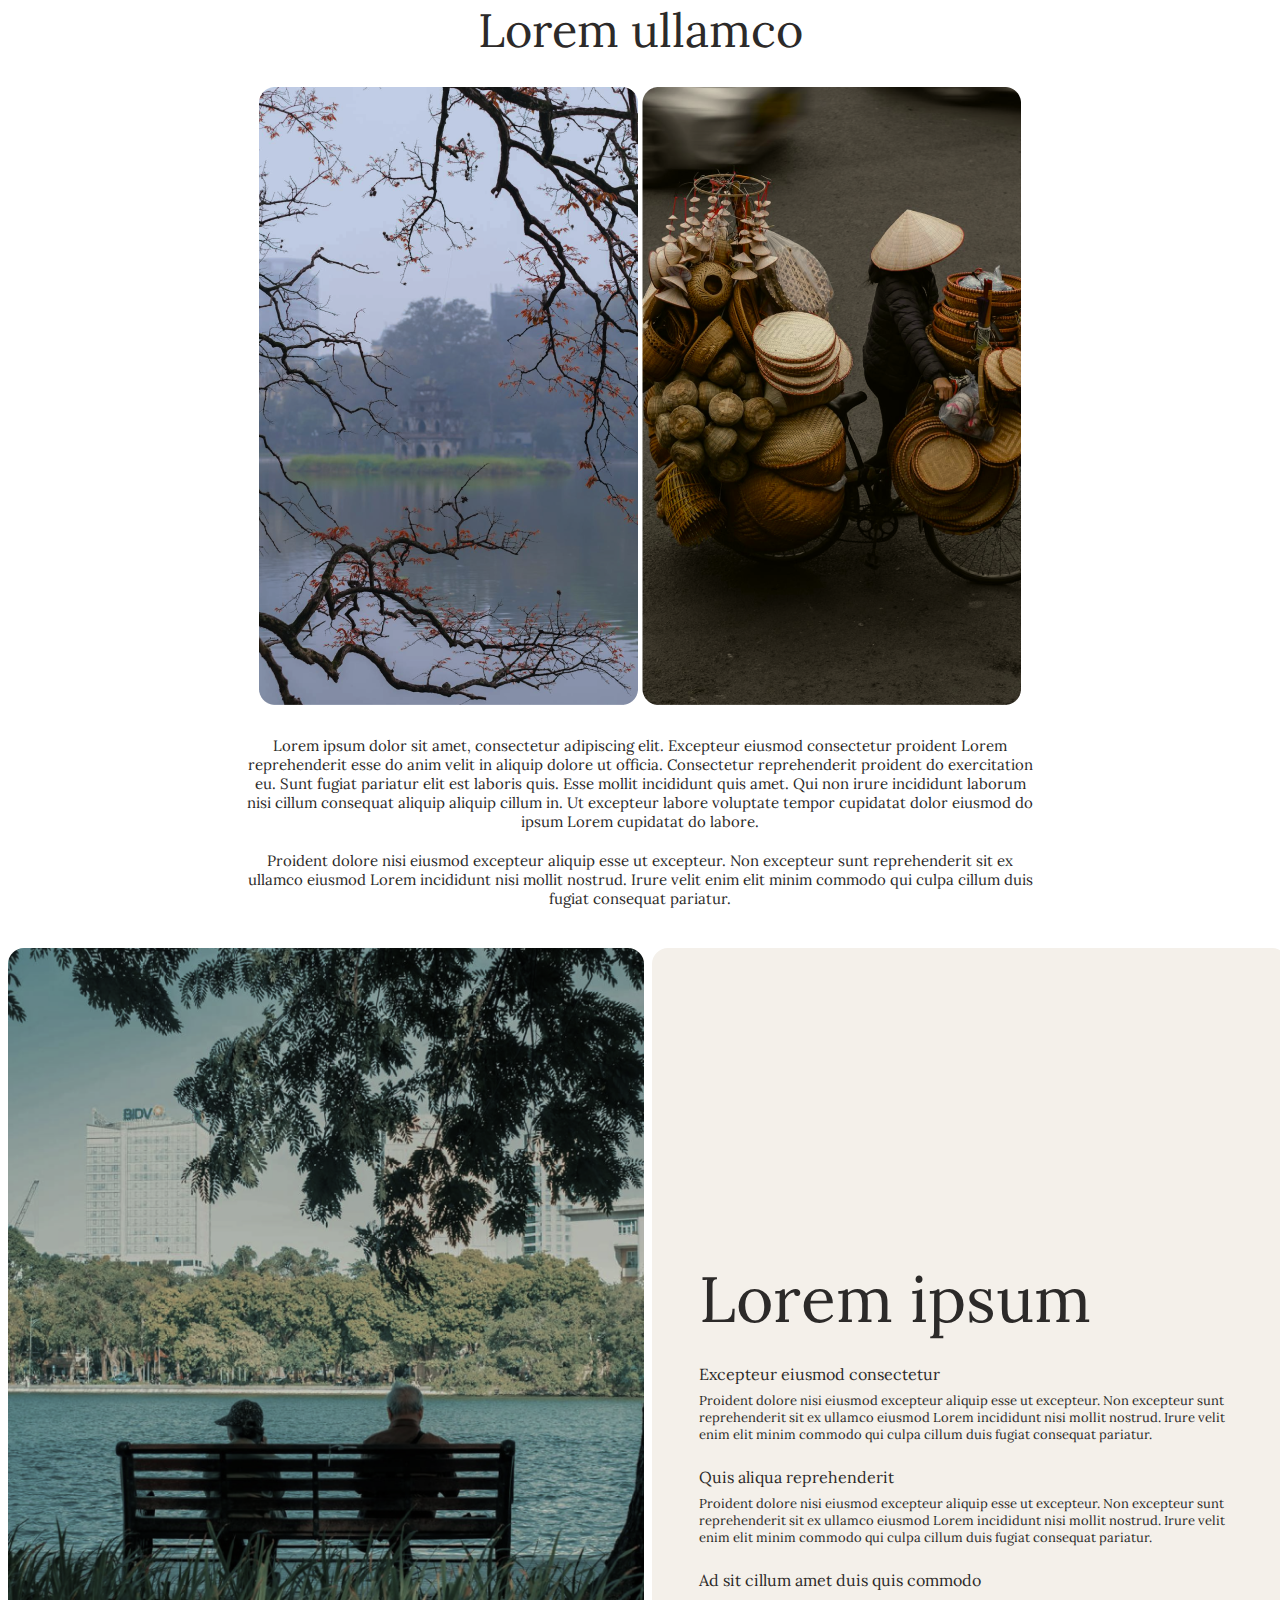
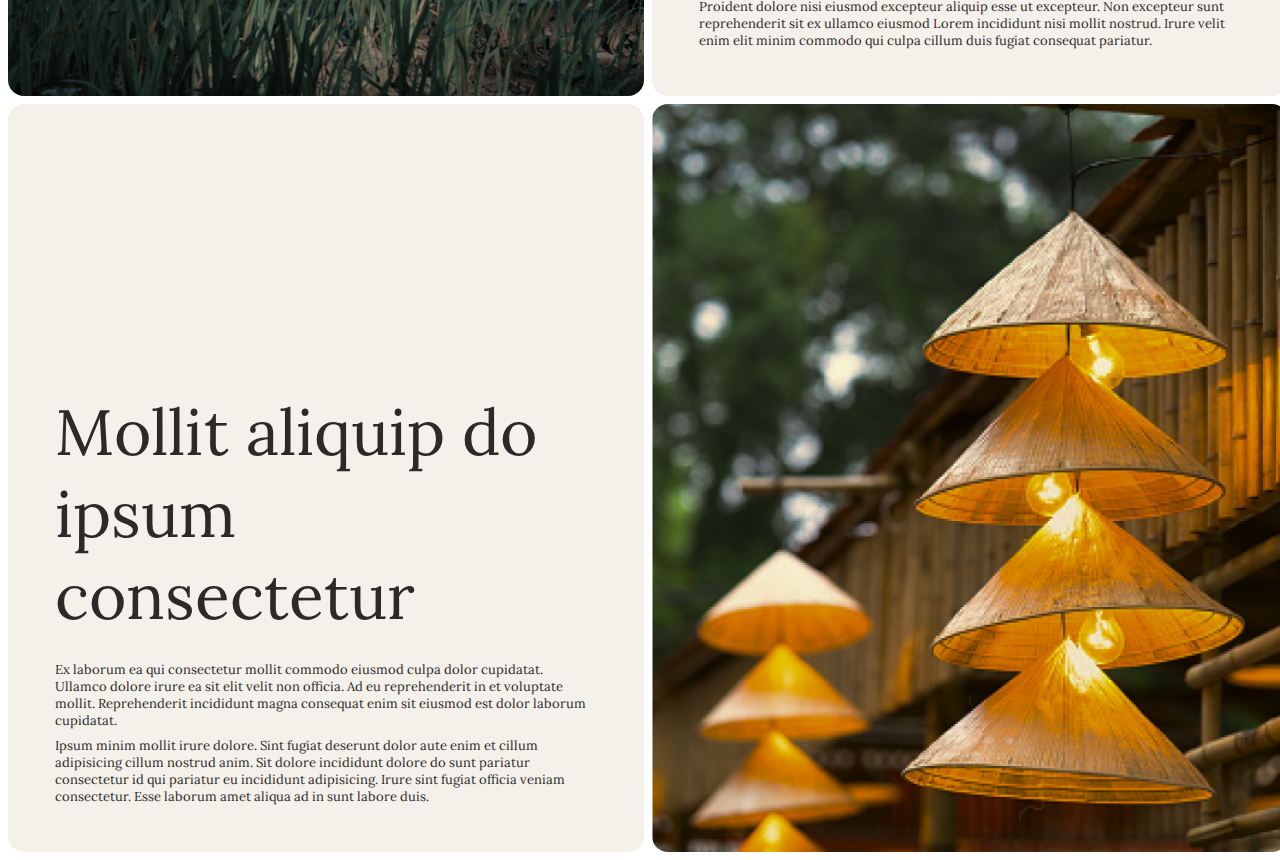
<file: index.html>
<!DOCTYPE html>
<html lang="en">
  <head>
    <meta charset="UTF-8" />
    <meta name="viewport" content="width=device-width, initial-scale=1.0" />
    <link rel="stylesheet" type="text/css" href="//fonts.googleapis.com/css?family=Lora" />
    <link rel="stylesheet" href="src/css/index.css">
    <title>Wgentech</title>
  </head>
  <body>
    <div class="container">
      <div class="blog">
        <div class="blog-title">
          <h3>Lorem ullamco</h3>
        </div>

        <div class="blog__box--img">
          <div class="img-blog" >
            <img src="src/assets/img/img1.png" alt="ha noi" />
          </div>

          <div class="img-blog">
            <img src="src/assets/img/img2.png" alt="ha noi" />
          </div>
        </div>

        <div class="blog-content">
          <p>
            Lorem ipsum dolor sit amet, consectetur adipiscing elit. Excepteur
            eiusmod consectetur proident Lorem reprehenderit esse do anim velit
            in aliquip dolore ut officia. Consectetur reprehenderit proident do
            exercitation eu. Sunt fugiat pariatur elit est laboris quis. Esse
            mollit incididunt quis amet. Qui non irure incididunt laborum nisi
            cillum consequat aliquip aliquip cillum in. Ut excepteur labore
            voluptate tempor cupidatat dolor eiusmod do ipsum Lorem cupidatat do
            labore.
          </p>
          <p>
            Proident dolore nisi eiusmod excepteur aliquip esse ut excepteur.
            Non excepteur sunt reprehenderit sit ex ullamco eiusmod Lorem
            incididunt nisi mollit nostrud. Irure velit enim elit minim commodo
            qui culpa cillum duis fugiat consequat pariatur.
          </p>
        </div>
      </div>

      <div class="poster">
        <div class="poster__content item-conten">
          <div class="poster__content--hender">
            <h3>Lorem ipsum</h3>
          </div>

          <div class="poster__content--section">
            <h5>Excepteur eiusmod consectetur</h5>
            <p>
              Proident dolore nisi eiusmod excepteur aliquip esse ut excepteur.
              Non excepteur sunt reprehenderit sit ex ullamco eiusmod Lorem
              incididunt nisi mollit nostrud. Irure velit enim elit minim
              commodo qui culpa cillum duis fugiat consequat pariatur.
            </p>
          </div>

          <div class="poster__content--section">
            <h5>Quis aliqua reprehenderit</h5>
            <p>
              Proident dolore nisi eiusmod excepteur aliquip esse ut excepteur.
              Non excepteur sunt reprehenderit sit ex ullamco eiusmod Lorem
              incididunt nisi mollit nostrud. Irure velit enim elit minim
              commodo qui culpa cillum duis fugiat consequat pariatur.
            </p>
          </div>

          <div class="poster__content--section">
            <h5>Ad sit cillum amet duis quis commodo</h5>
            <p>
              Proident dolore nisi eiusmod excepteur aliquip esse ut excepteur.
              Non excepteur sunt reprehenderit sit ex ullamco eiusmod Lorem
              incididunt nisi mollit nostrud. Irure velit enim elit minim
              commodo qui culpa cillum duis fugiat consequat pariatur.
            </p>
          </div>
        </div>

        <div class="poster-image item-image">
          <img src="src/assets/img/img4.png" alt="ha noi" />
        </div>
      </div>

      <div class="poster">
        <div class="poster__content">
          <div class="poster__content--hender">
            <h3>Mollit aliquip do ipsum consectetur</h3>
          </div>

          <div class="poster__content--section">
            <p>
              Ex laborum ea qui consectetur mollit commodo eiusmod culpa dolor
              cupidatat. Ullamco dolore irure ea sit elit velit non officia. Ad
              eu reprehenderit in et voluptate mollit. Reprehenderit incididunt
              magna consequat enim sit eiusmod est dolor laborum cupidatat.
            </p>

            <p>
              Ipsum minim mollit irure dolore. Sint fugiat deserunt dolor aute
              enim et cillum adipisicing cillum nostrud anim. Sit dolore
              incididunt dolore do sunt pariatur consectetur id qui pariatur eu
              incididunt adipisicing. Irure sint fugiat officia veniam
              consectetur. Esse laborum amet aliqua ad in sunt labore duis.
            </p>
          </div>
        </div>

        <div class="poster-image">
          <img src="src/assets/img/img5.png" alt="ha noi" />
        </div>
      </div>
    </div>
  </body>
</html>
</file>
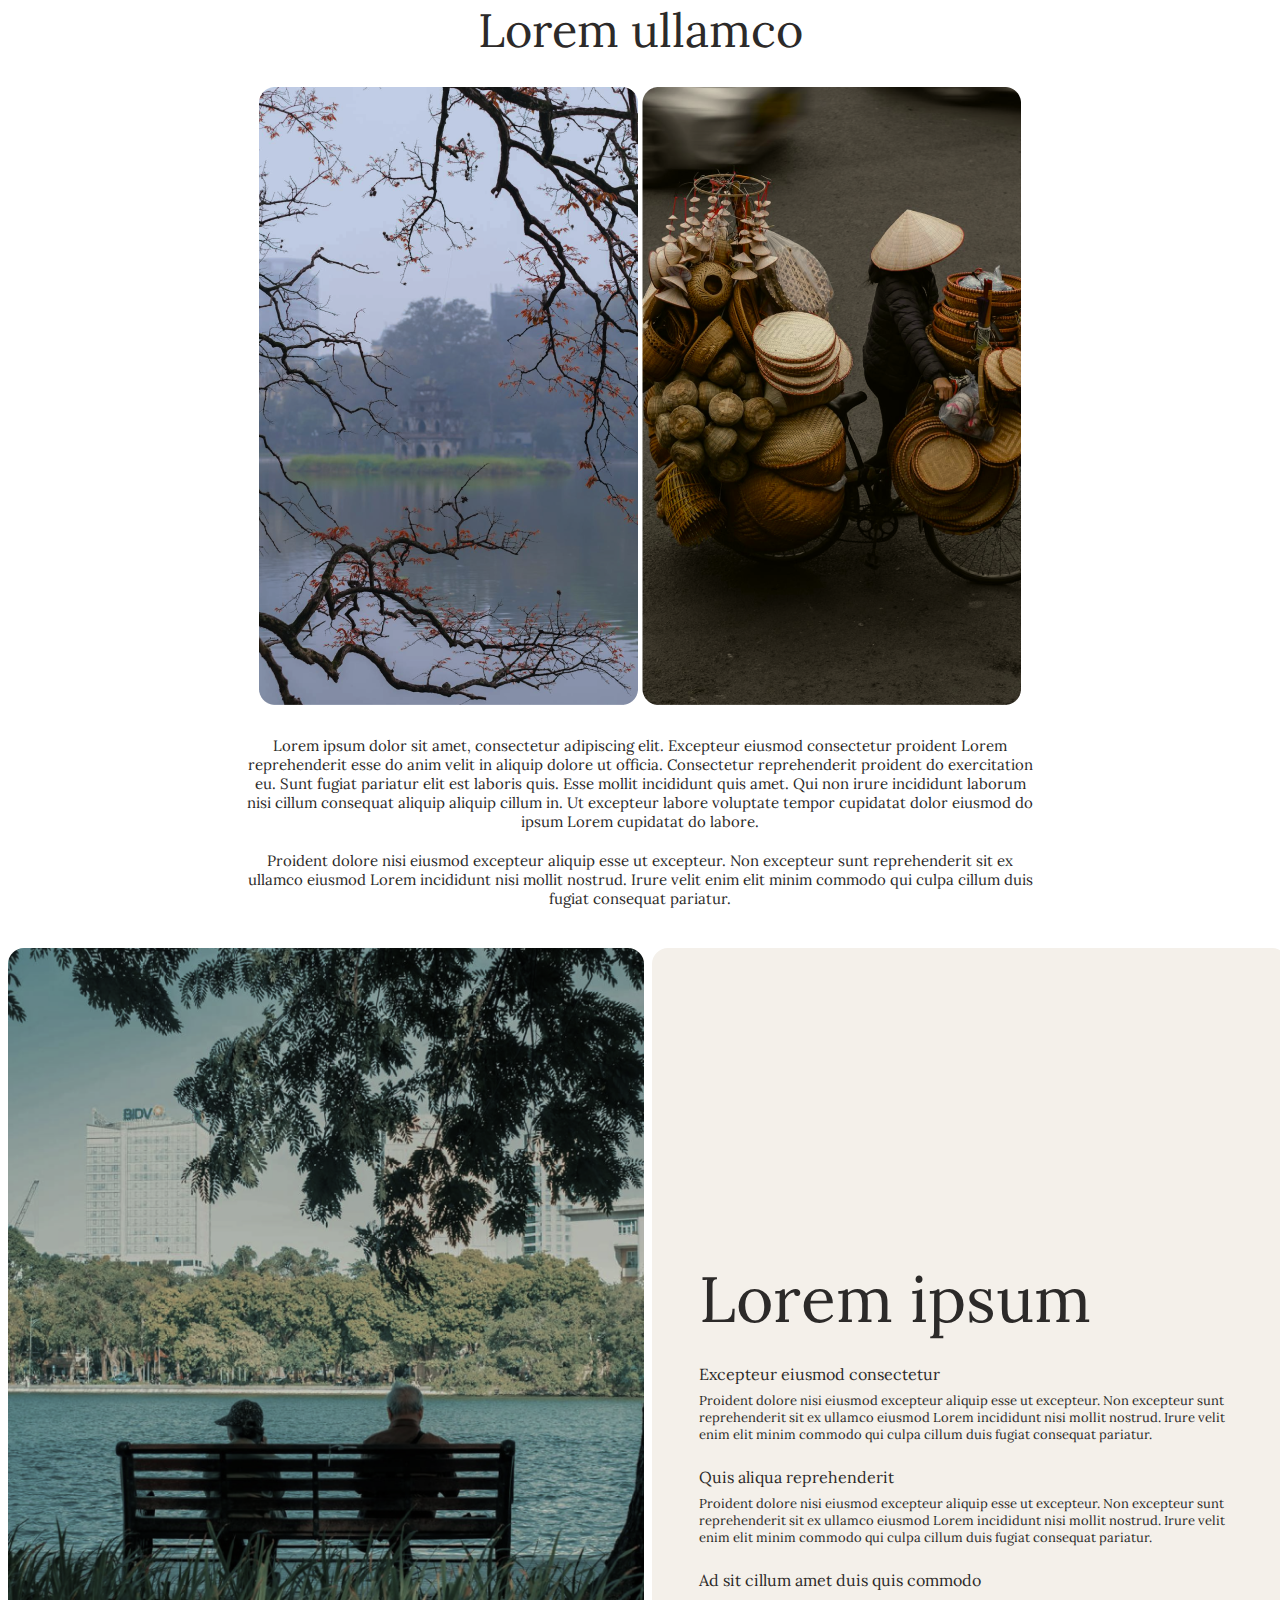
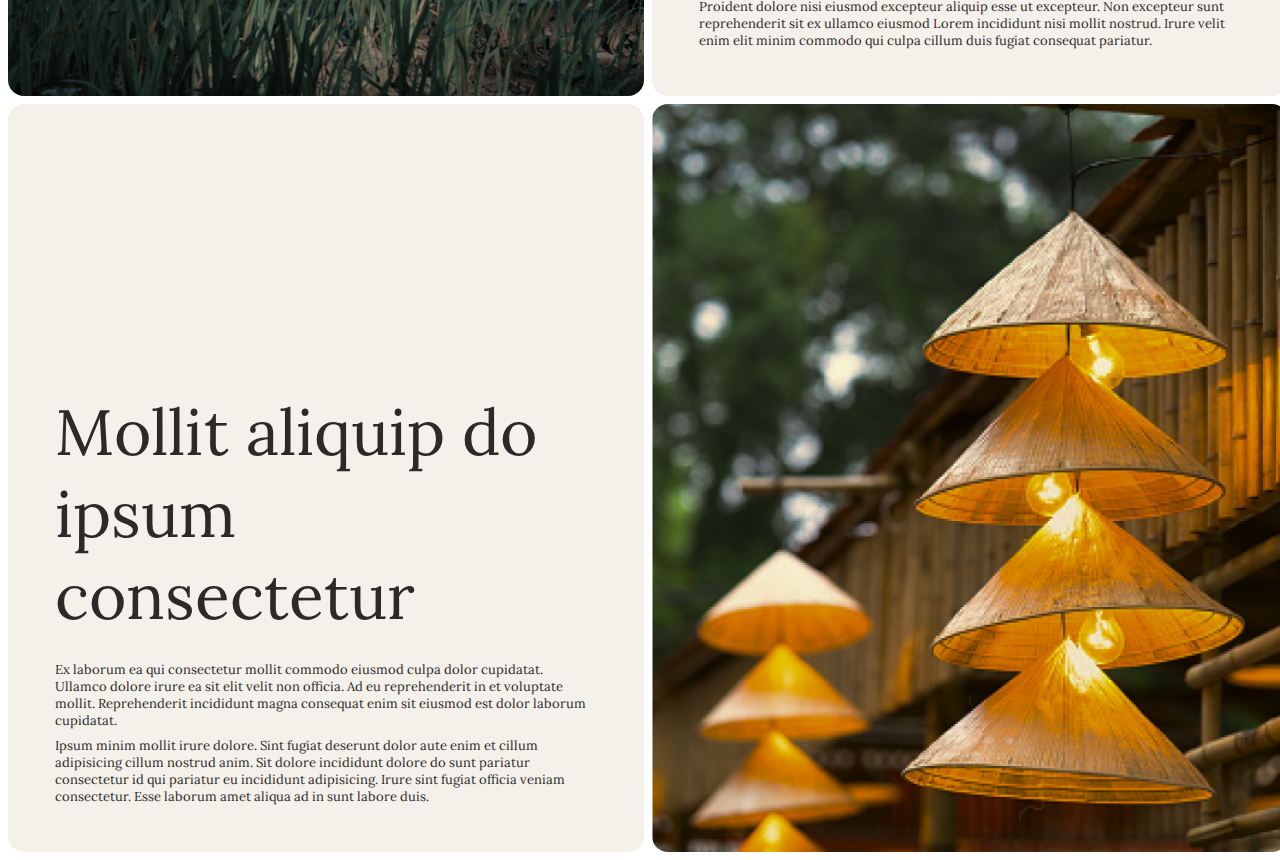
<file: src/index.html>
<!DOCTYPE html>
<html lang="en">
  <head>
    <meta charset="UTF-8" />
    <meta name="viewport" content="width=device-width, initial-scale=1.0" />
    <link rel="stylesheet" type="text/css" href="//fonts.googleapis.com/css?family=Lora" />
    <link rel="stylesheet" href="css/index.css">
    <title>Wgentech</title>
  </head>
  <body>
    <div class="container">
      <div class="blog">
        <div class="blog-title">
          <h3>Lorem ullamco</h3>
        </div>

        <div class="blog__box--img">
          <div class="img-blog" >
            <img src="assets/img/img1.png" alt="ha noi" />
          </div>

          <div class="img-blog">
            <img src="assets/img/img2.png" alt="ha noi" />
          </div>
        </div>

        <div class="blog-content">
          <p>
            Lorem ipsum dolor sit amet, consectetur adipiscing elit. Excepteur
            eiusmod consectetur proident Lorem reprehenderit esse do anim velit
            in aliquip dolore ut officia. Consectetur reprehenderit proident do
            exercitation eu. Sunt fugiat pariatur elit est laboris quis. Esse
            mollit incididunt quis amet. Qui non irure incididunt laborum nisi
            cillum consequat aliquip aliquip cillum in. Ut excepteur labore
            voluptate tempor cupidatat dolor eiusmod do ipsum Lorem cupidatat do
            labore.
          </p>
          <p>
            Proident dolore nisi eiusmod excepteur aliquip esse ut excepteur.
            Non excepteur sunt reprehenderit sit ex ullamco eiusmod Lorem
            incididunt nisi mollit nostrud. Irure velit enim elit minim commodo
            qui culpa cillum duis fugiat consequat pariatur.
          </p>
        </div>
      </div>

      <div class="poster">
        <div class="poster__content item-conten">
          <div class="poster__content--hender">
            <h3>Lorem ipsum</h3>
          </div>

          <div class="poster__content--section">
            <h5>Excepteur eiusmod consectetur</h5>
            <p>
              Proident dolore nisi eiusmod excepteur aliquip esse ut excepteur.
              Non excepteur sunt reprehenderit sit ex ullamco eiusmod Lorem
              incididunt nisi mollit nostrud. Irure velit enim elit minim
              commodo qui culpa cillum duis fugiat consequat pariatur.
            </p>
          </div>

          <div class="poster__content--section">
            <h5>Quis aliqua reprehenderit</h5>
            <p>
              Proident dolore nisi eiusmod excepteur aliquip esse ut excepteur.
              Non excepteur sunt reprehenderit sit ex ullamco eiusmod Lorem
              incididunt nisi mollit nostrud. Irure velit enim elit minim
              commodo qui culpa cillum duis fugiat consequat pariatur.
            </p>
          </div>

          <div class="poster__content--section">
            <h5>Ad sit cillum amet duis quis commodo</h5>
            <p>
              Proident dolore nisi eiusmod excepteur aliquip esse ut excepteur.
              Non excepteur sunt reprehenderit sit ex ullamco eiusmod Lorem
              incididunt nisi mollit nostrud. Irure velit enim elit minim
              commodo qui culpa cillum duis fugiat consequat pariatur.
            </p>
          </div>
        </div>

        <div class="poster-image item-image">
          <img src="assets/img/img4.png" alt="ha noi" />
        </div>
      </div>

      <div class="poster">
        <div class="poster__content">
          <div class="poster__content--hender">
            <h3>Mollit aliquip do ipsum consectetur</h3>
          </div>

          <div class="poster__content--section">
            <p>
              Ex laborum ea qui consectetur mollit commodo eiusmod culpa dolor
              cupidatat. Ullamco dolore irure ea sit elit velit non officia. Ad
              eu reprehenderit in et voluptate mollit. Reprehenderit incididunt
              magna consequat enim sit eiusmod est dolor laborum cupidatat.
            </p>

            <p>
              Ipsum minim mollit irure dolore. Sint fugiat deserunt dolor aute
              enim et cillum adipisicing cillum nostrud anim. Sit dolore
              incididunt dolore do sunt pariatur consectetur id qui pariatur eu
              incididunt adipisicing. Irure sint fugiat officia veniam
              consectetur. Esse laborum amet aliqua ad in sunt labore duis.
            </p>
          </div>
        </div>

        <div class="poster-image">
          <img src="assets/img/img5.png" alt="ha noi" />
        </div>
      </div>
    </div>
  </body>
</html>
</file>
<file: src/css/index.css>
@import url('https://fonts.cdnfonts.com/css/lora');

* {
    font-family: 'Lora';
    color: #2C2A29;
    font-weight: 400;
    margin: 0;
}

.container {
    max-width: 1440px;
    margin: auto;
}

.blog {
    text-align: center;
    display: grid;
    gap: 27px;
    max-width: 810px;
    margin: 0 auto 40px auto;
}

.blog-title {
    font-size: 32px;
}

.img-blog img {
    width: 100%;
}

.blog__box--img {
    padding: 0 8.3px;
    display: flex;
    gap: 4.5px;
    justify-content: center;
}

.blog-content {
    padding: 0 11px;
    font-size: 13px;
    display: grid;
    gap: 20px;
}

.poster {
    padding: 0 8px;
}

.poster__content {
    border-radius: 16px;
    background-color: #F4F0EA;
    padding: 34px 18px;
    display: grid;
    gap: 16px;
}

.poster__content--hender h3 {
    font-size: 32px;
}

.poster__content--section {
    display: grid;
    gap: 8px;
    font-size: 13px;
}

.poster__content--section h5 {
    font-size: 18px;
}

.poster-image {
    padding: 8px 0;
}

.poster-image img {
    border-radius: 16px;
    width: 100%;
}

@media only screen and (min-width: 768px) {
    .poster__content--hender h3 {
        font-size: 64px;
    }

    .poster__content--section h5 {
        font-size: 16px;
    }

    .blog-content {
        font-size: 15px;
    }

    .blog-title {
        font-size: 40px;
    }

    .poster {
        display: grid;
        grid-template-columns: 1fr 1fr;
        gap: 8px;
        margin-bottom: 8px;
        width: 100%;
    }

    .poster-image {
        padding: 0;
    }

    .poster-image img {
        width: 100%;
        height: 100%;
    }

    .poster__content {
        margin: 0;
        padding: 47px;
        box-sizing: border-box;
        gap: 24px;
        display: flex;
        flex-direction: column;
        justify-content: end;
    }

    .item-conten {
        order: 2;
    }

    .item-image {
        order: 1;
    }
}
</file>
